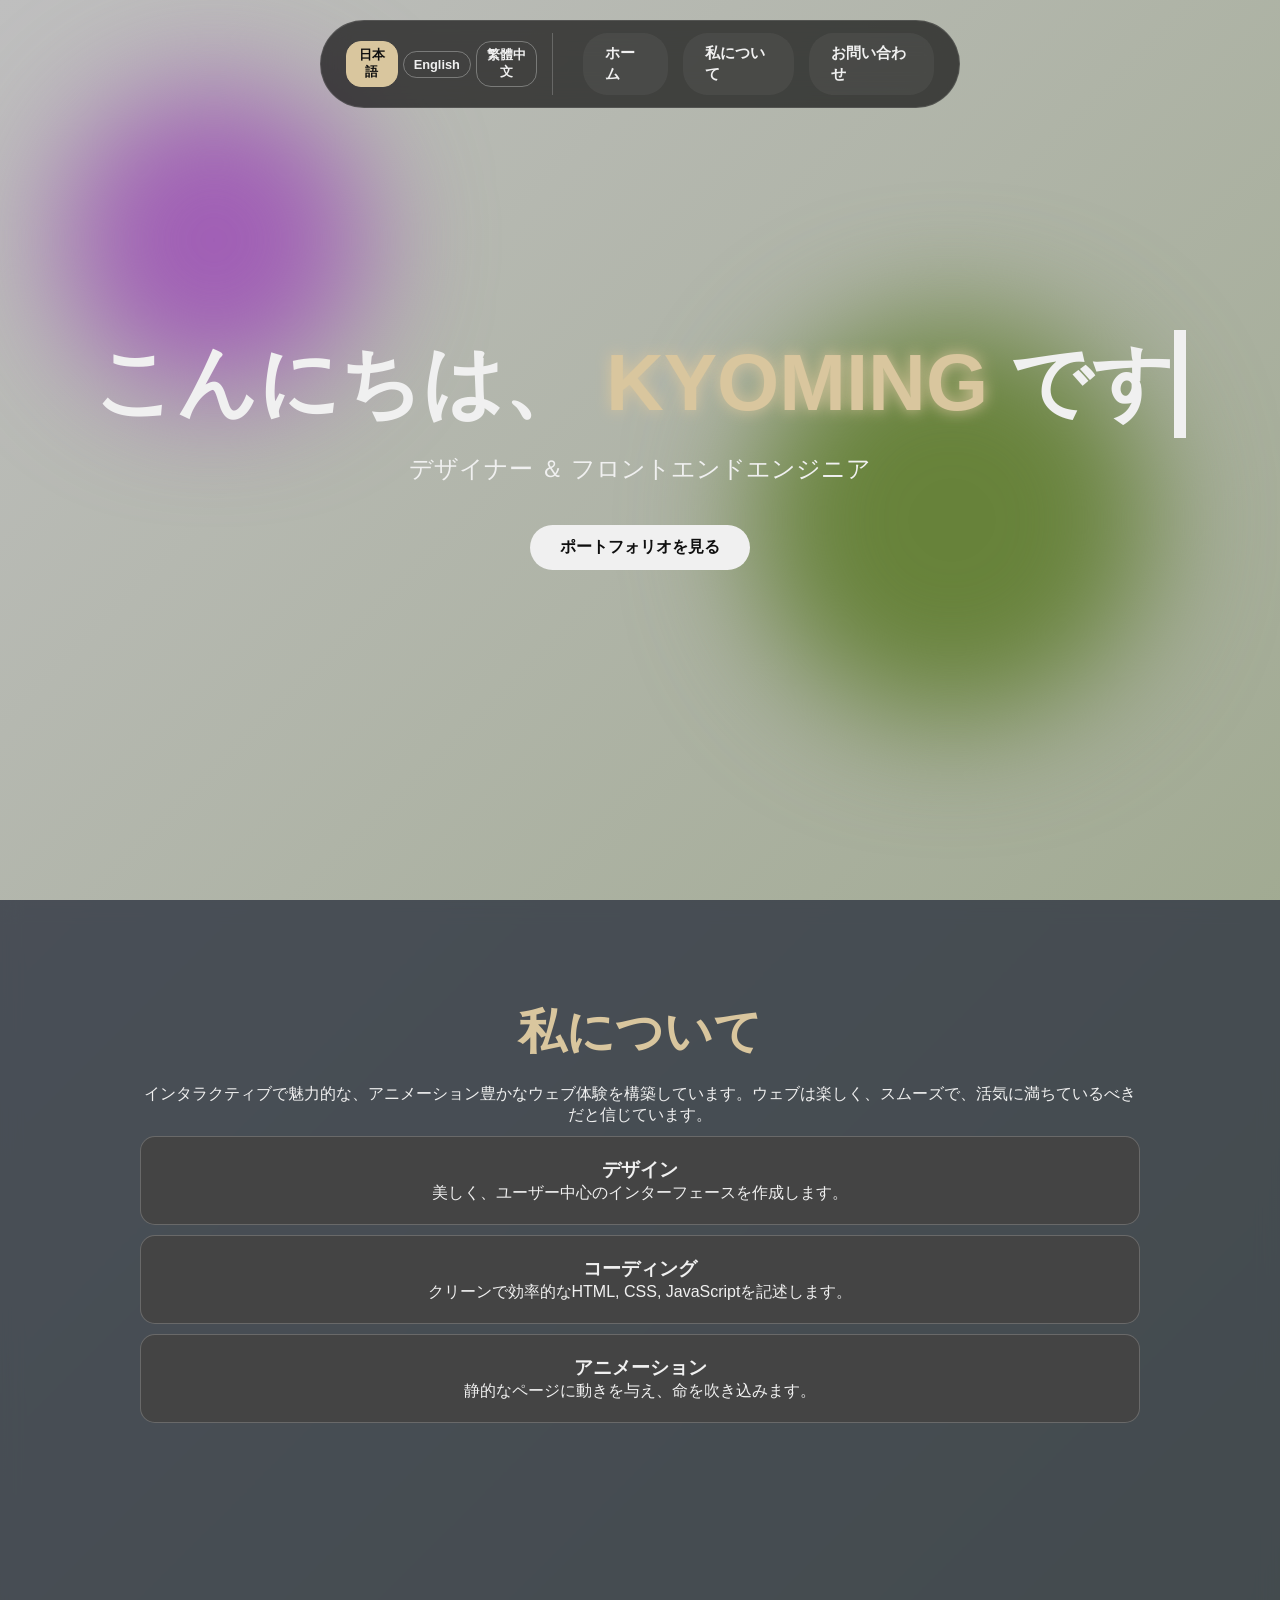
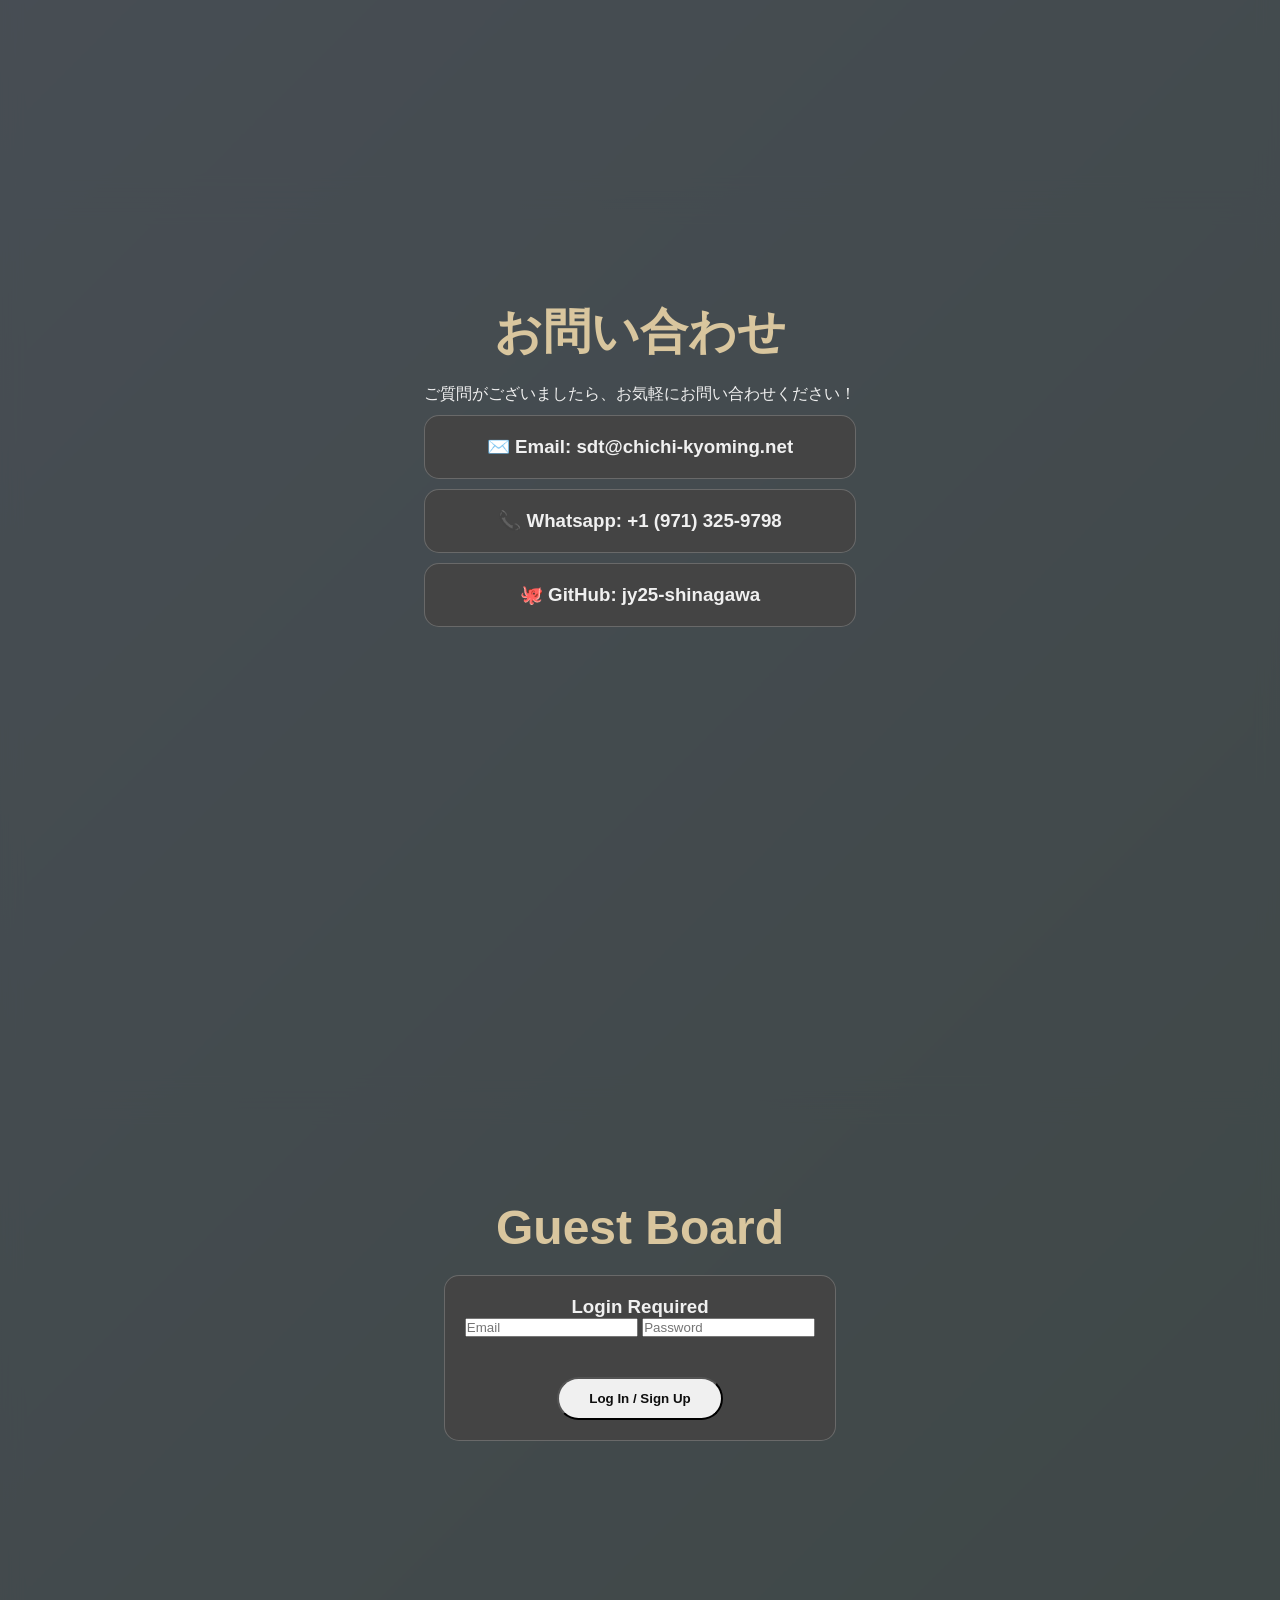
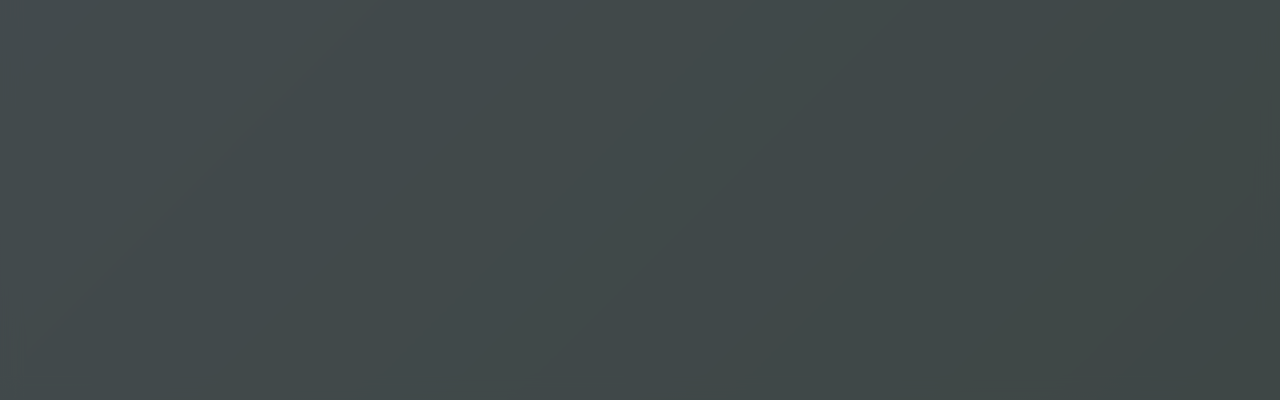
<file: 20260409/index.html>
<!DOCTYPE html>
<html lang="ja">

<head>
    <meta charset="UTF-8">
    <meta name="viewport" content="width=device-width, initial-scale=1.0">
    <title>My Interactive Portfolio</title>
    <link rel="stylesheet" href="style.css">
</head>

<body>

    <nav class="navbar">
        <div class="lang-selector">
            <button id="btn-ja" onclick="changeLanguage('ja')">日本語</button>
            <button id="btn-en" onclick="changeLanguage('en')">English</button>
            <button id="btn-zh" onclick="changeLanguage('zh')">繁體中文</button>
        </div>
        <a href="#home" data-i18n="nav-home">ホーム</a>
        <a href="#about" data-i18n="nav-about">私について</a>
        <a href="#contact" data-i18n="nav-contact">お問い合わせ</a>
    </nav>

    <div class="shape shape-1"></div>
    <div class="shape shape-2"></div>

    <header id="home" class="hero">
        <div class="hero-content">
            <h1 class="typing-text">
                <span data-i18n="hero-hello">こんにちは、</span>
                <span class="highlight">KYOMING</span>
                <span data-i18n="hero-name-suffix">です</span>
            </h1>
            <p class="subtitle fade-in-up" data-i18n="hero-subtitle">デザイナー ＆ フロントエンドエンジニア</p>
            <a href="#about" class="btn bounce" data-i18n="hero-btn">ポートフォリオを見る</a>
        </div>
    </header>

    <section id="about" class="section">
        <div class="container scroll-trigger">
            <h2 data-i18n="about-title">About Me</h2>
            <p data-i18n="about-desc">I build interactive, engaging, and highly animated web experiences.</p>

            <div class="card-grid">
                <div class="card scroll-trigger">
                    <h3 data-i18n="card1-title">Design</h3>
                    <p data-i18n="card1-desc">Creating beautiful, user-centric interfaces.</p>
                </div>
                <div class="card scroll-trigger delay-1">
                    <h3 data-i18n="card2-title">Code</h3>
                    <p data-i18n="card2-desc">Writing clean, efficient HTML, CSS, and JS.</p>
                </div>
                <div class="card scroll-trigger delay-2">
                    <h3 data-i18n="card3-title">Animate</h3>
                    <p data-i18n="card3-desc">Bringing static pages to life with motion.</p>
                </div>
            </div>
        </div>
    </section>

    <section id="contact" class="section">
        <div class="container">
            <h2 data-i18n="contact-title">Contact</h2>
            <p data-i18n="contact-desc">Feel free to contact me if you have any questions!</p>

            <div class="card-grid">
                <div class="card scroll-trigger">
                    <h3>✉️ <a href="mailto:sdt@chichi-kyoming.net">Email: sdt@chichi-kyoming.net</a></h3>
                </div>
                <div class="card scroll-trigger delay-1">
                    <h3>📞 Whatsapp: +1 (971) 325-9798</h3>
                </div>
                <div class="card scroll-trigger delay-2">
                    <h3>🐙 <a href="https://github.com/jy25-shinagawa" target="_blank">GitHub: jy25-shinagawa</a></h3>
                </div>
            </div>
        </div>
    </section>

    <section id="board" class="section">
        <div class="container">
            <h2 data-i18n="board-title">Guest Board</h2>
            
            <div id="login-area" class="card scroll-trigger">
                <h3 data-i18n="login-title">Login Required</h3>
                <div class="input-group">
                    <input type="email" id="email-input" data-i18n="email-placeholder" placeholder="Email">
                    <input type="password" id="password-input" data-i18n="password-placeholder" placeholder="Password">
                </div>
                <button class="btn" id="login-btn" data-i18n="login-btn">Log In / Sign Up</button>
            </div>

            <div id="board-area" class="card" style="display: none;">
                <div class="input-group">
                    <textarea id="message-input" data-i18n="post-placeholder" placeholder="Leave a message!"></textarea>
                </div>
                <button class="btn" id="post-btn" data-i18n="post-btn">Post</button>
                
                <div id="posts-list" class="posts-container">
                    </div>
            </div>
        </div>
    </section>

    <script src="script.js"></script>
</body>

</html>
</file>
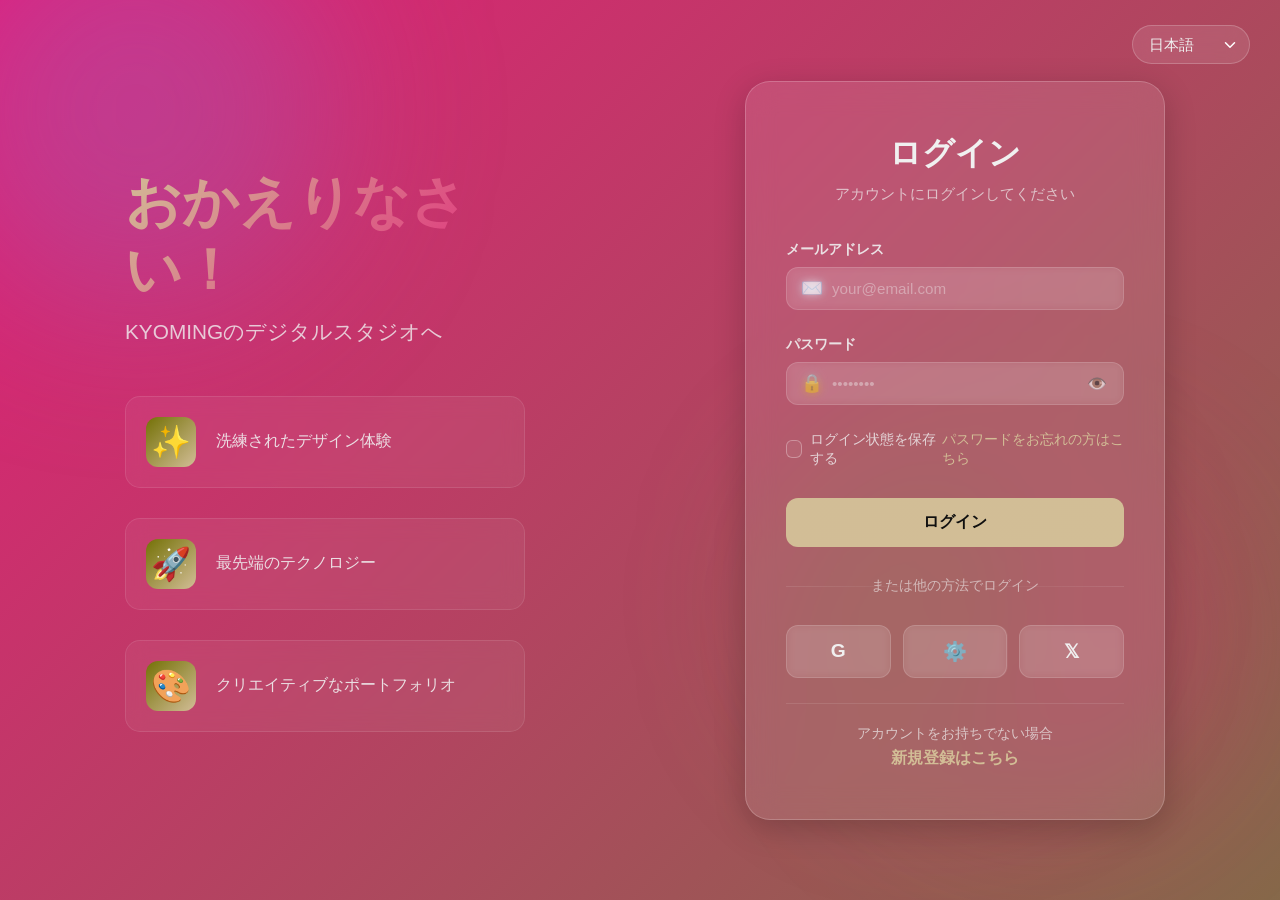
<file: login.html>
<!DOCTYPE html>
<html lang="en">

<head>
    <meta charset="UTF-8">
    <meta name="viewport" content="width=device-width, initial-scale=1.0">
    <title data-i18n="page-title">Login - My Interactive Portfolio</title>
    <link rel="stylesheet" href="login-style.css">
</head>

<body>
    <!-- Animated Background Shapes -->
    <div class="bg-shape shape-1"></div>
    <div class="bg-shape shape-2"></div>
    <div class="bg-shape shape-3"></div>

    <!-- Language Selector -->
    <div class="language-selector">
        <select id="language-select" onchange="changeLanguage(this.value)">
            <option value="en">English</option>
            <option value="ja">日本語</option>
            <option value="zh">繁體中文</option>
            <option value="de">Deutsch</option>
            <option value="it">Italiano</option>
            <option value="es">Español</option>
            <option value="fr">Français</option>
            <option value="ko">한국어</option>
            <option value="ru">Русский</option>
        </select>
    </div>

    <div class="login-container">
        <!-- Left Section - Welcome Text -->
        <div class="login-welcome">
            <div class="welcome-content">
                <h1 class="welcome-title" data-i18n="welcome-title">Welcome Back</h1>
                <p class="welcome-subtitle" data-i18n="welcome-subtitle">to KYOMING's Digital Studio</p>
                
                <div class="features">
                    <div class="feature">
                        <span class="feature-icon">✨</span>
                        <p data-i18n="feature-1">Premium Design Experience</p>
                    </div>
                    <div class="feature">
                        <span class="feature-icon">🚀</span>
                        <p data-i18n="feature-2">Cutting-edge Technology</p>
                    </div>
                    <div class="feature">
                        <span class="feature-icon">🎨</span>
                        <p data-i18n="feature-3">Creative Portfolio Showcase</p>
                    </div>
                </div>
            </div>
        </div>

        <!-- Right Section - Login Form -->
        <div class="login-form-container">
            <div class="glassmorphism-card">
                <div class="form-header">
                    <h2 data-i18n="login-title">Sign In</h2>
                    <p data-i18n="login-subtitle">Access your account</p>
                </div>

                <form id="login-form" class="login-form">
                    <!-- Email Field -->
                    <div class="form-group">
                        <label for="email" data-i18n="email-label">Email Address</label>
                        <div class="input-wrapper">
                            <span class="input-icon">✉️</span>
                            <input 
                                type="email" 
                                id="email" 
                                name="email" 
                                placeholder="your@email.com"
                                data-i18n-placeholder="email-placeholder"
                                required
                            >
                        </div>
                        <span class="input-error" id="email-error"></span>
                    </div>

                    <!-- Password Field -->
                    <div class="form-group">
                        <label for="password" data-i18n="password-label">Password</label>
                        <div class="input-wrapper">
                            <span class="input-icon">🔒</span>
                            <input 
                                type="password" 
                                id="password" 
                                name="password" 
                                placeholder="••••••••"
                                data-i18n-placeholder="password-placeholder"
                                required
                            >
                            <button type="button" class="toggle-password" id="toggle-password">
                                <span class="eye-icon">👁️</span>
                            </button>
                        </div>
                        <span class="input-error" id="password-error"></span>
                    </div>

                    <!-- Remember Me & Forgot Password -->
                    <div class="form-options">
                        <label class="checkbox-wrapper">
                            <input type="checkbox" id="remember-me" name="remember-me">
                            <span class="checkbox-label" data-i18n="remember-me">Remember me</span>
                        </label>
                        <a href="#" class="forgot-password" data-i18n="forgot-password">Forgot Password?</a>
                    </div>

                    <!-- Submit Button -->
                    <button type="submit" class="btn-submit" data-i18n="login-button">
                        <span class="button-text">Sign In</span>
                        <span class="button-icon">→</span>
                    </button>

                    <!-- Alternative Login -->
                    <div class="divider" data-i18n="divider">or continue with</div>

                    <div class="social-login">
                        <button type="button" class="social-btn google-btn" title="Google">
                            <span>G</span>
                        </button>
                        <button type="button" class="social-btn github-btn" title="GitHub">
                            <span>⚙️</span>
                        </button>
                        <button type="button" class="social-btn twitter-btn" title="Twitter">
                            <span>𝕏</span>
                        </button>
                    </div>
                </form>

                <!-- Sign Up Link -->
                <div class="form-footer">
                    <p data-i18n="no-account">Don't have an account?</p>
                    <a href="#" class="sign-up-link" data-i18n="sign-up">Create one here</a>
                </div>
            </div>

            <!-- Success Message -->
            <div class="success-message" id="success-message">
                <div class="success-content">
                    <span class="success-icon">✅</span>
                    <p data-i18n="login-success">Login successful! Redirecting...</p>
                </div>
            </div>
        </div>
    </div>

    <!-- Loading Spinner -->
    <div class="loading-spinner" id="loading-spinner">
        <div class="spinner"></div>
    </div>

    <script src="login-script.js"></script>
</body>

</html>
</file>
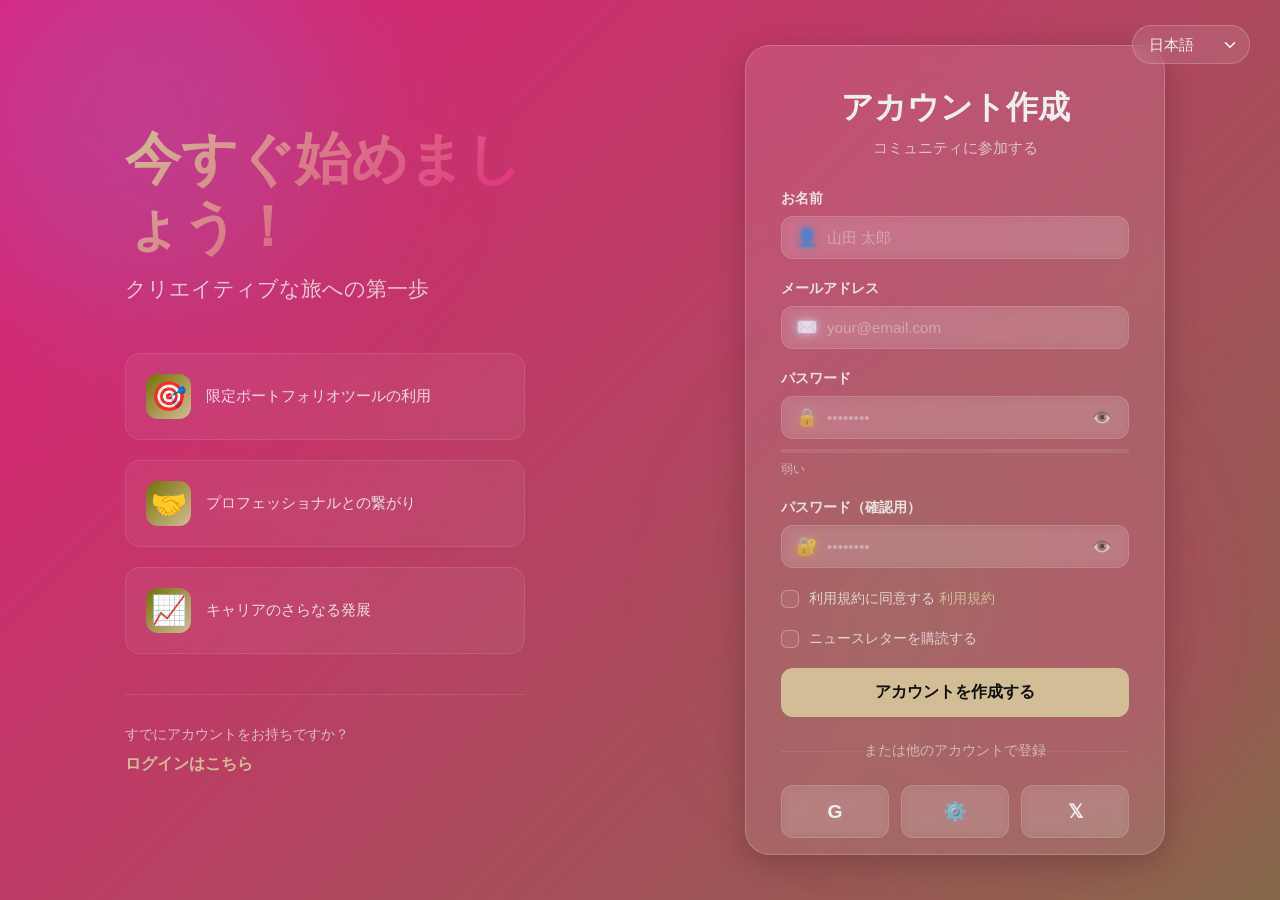
<file: signup.html>
<!DOCTYPE html>
<html lang="en">

<head>
    <meta charset="UTF-8">
    <meta name="viewport" content="width=device-width, initial-scale=1.0">
    <title data-i18n="page-title">Sign Up - My Interactive Portfolio</title>
    <link rel="stylesheet" href="signup-style.css">
</head>

<body>
    <!-- Animated Background Shapes -->
    <div class="bg-shape shape-1"></div>
    <div class="bg-shape shape-2"></div>
    <div class="bg-shape shape-3"></div>

    <!-- Language Selector -->
    <div class="language-selector">
        <select id="language-select" onchange="changeLanguage(this.value)">
            <option value="en">English</option>
            <option value="ja">日本語</option>
            <option value="zh">繁體中文</option>
            <option value="de">Deutsch</option>
            <option value="it">Italiano</option>
            <option value="es">Español</option>
            <option value="fr">Français</option>
            <option value="ko">한국어</option>
            <option value="ru">Русский</option>
        </select>
    </div>

    <div class="signup-container">
        <!-- Left Section - Welcome Text -->
        <div class="signup-welcome">
            <div class="welcome-content">
                <h1 class="welcome-title" data-i18n="welcome-title">Join Us Today</h1>
                <p class="welcome-subtitle" data-i18n="welcome-subtitle">Start your creative journey</p>
                
                <div class="benefits">
                    <div class="benefit">
                        <span class="benefit-icon">🎯</span>
                        <p data-i18n="benefit-1">Access to Portfolio Tools</p>
                    </div>
                    <div class="benefit">
                        <span class="benefit-icon">🤝</span>
                        <p data-i18n="benefit-2">Connect with Professionals</p>
                    </div>
                    <div class="benefit">
                        <span class="benefit-icon">📈</span>
                        <p data-i18n="benefit-3">Grow Your Career</p>
                    </div>
                </div>

                <div class="login-link-section">
                    <p data-i18n="already-account">Already have an account?</p>
                    <a href="login.html" class="login-link" data-i18n="login-here">Login here</a>
                </div>
            </div>
        </div>

        <!-- Right Section - Signup Form -->
        <div class="signup-form-container">
            <div class="glassmorphism-card">
                <div class="form-header">
                    <h2 data-i18n="signup-title">Create Account</h2>
                    <p data-i18n="signup-subtitle">Join our community</p>
                </div>

                <form id="signup-form" class="signup-form">
                    <!-- Full Name Field -->
                    <div class="form-group">
                        <label for="fullname" data-i18n="fullname-label">Full Name</label>
                        <div class="input-wrapper">
                            <span class="input-icon">👤</span>
                            <input 
                                type="text" 
                                id="fullname" 
                                name="fullname" 
                                placeholder="John Doe"
                                data-i18n-placeholder="fullname-placeholder"
                                required
                            >
                        </div>
                        <span class="input-error" id="fullname-error"></span>
                    </div>

                    <!-- Email Field -->
                    <div class="form-group">
                        <label for="email" data-i18n="email-label">Email Address</label>
                        <div class="input-wrapper">
                            <span class="input-icon">✉️</span>
                            <input 
                                type="email" 
                                id="email" 
                                name="email" 
                                placeholder="your@email.com"
                                data-i18n-placeholder="email-placeholder"
                                required
                            >
                        </div>
                        <span class="input-error" id="email-error"></span>
                    </div>

                    <!-- Password Field -->
                    <div class="form-group">
                        <label for="password" data-i18n="password-label">Password</label>
                        <div class="input-wrapper">
                            <span class="input-icon">🔒</span>
                            <input 
                                type="password" 
                                id="password" 
                                name="password" 
                                placeholder="••••••••"
                                data-i18n-placeholder="password-placeholder"
                                required
                            >
                            <button type="button" class="toggle-password" id="toggle-password">
                                <span class="eye-icon">👁️</span>
                            </button>
                        </div>
                        <span class="input-error" id="password-error"></span>
                        <div class="password-strength">
                            <div class="strength-bar">
                                <div class="strength-fill" id="strength-fill"></div>
                            </div>
                            <span class="strength-text" id="strength-text" data-i18n="strength-weak">Weak</span>
                        </div>
                    </div>

                    <!-- Confirm Password Field -->
                    <div class="form-group">
                        <label for="confirm-password" data-i18n="confirm-label">Confirm Password</label>
                        <div class="input-wrapper">
                            <span class="input-icon">🔐</span>
                            <input 
                                type="password" 
                                id="confirm-password" 
                                name="confirm-password" 
                                placeholder="••••••••"
                                data-i18n-placeholder="confirm-placeholder"
                                required
                            >
                            <button type="button" class="toggle-password" id="toggle-confirm">
                                <span class="eye-icon">👁️</span>
                            </button>
                        </div>
                        <span class="input-error" id="confirm-password-error"></span>
                    </div>

                    <!-- Terms & Conditions -->
                    <div class="form-options">
                        <label class="checkbox-wrapper">
                            <input type="checkbox" id="terms" name="terms" required>
                            <span class="checkbox-label">
                                <span data-i18n="terms-agree">I agree to the</span>
                                <a href="#" class="terms-link" data-i18n="terms-link">Terms & Conditions</a>
                            </span>
                        </label>
                    </div>
                    <span class="input-error" id="terms-error"></span>

                    <!-- Newsletter Checkbox -->
                    <div class="form-options">
                        <label class="checkbox-wrapper">
                            <input type="checkbox" id="newsletter" name="newsletter">
                            <span class="checkbox-label" data-i18n="newsletter">Subscribe to our newsletter</span>
                        </label>
                    </div>

                    <!-- Submit Button -->
                    <button type="submit" class="btn-submit" data-i18n="signup-button">
                        <span class="button-text">Create Account</span>
                        <span class="button-icon">→</span>
                    </button>

                    <!-- Alternative Signup -->
                    <div class="divider" data-i18n="divider">or sign up with</div>

                    <div class="social-signup">
                        <button type="button" class="social-btn google-btn" title="Google">
                            <span>G</span>
                        </button>
                        <button type="button" class="social-btn github-btn" title="GitHub">
                            <span>⚙️</span>
                        </button>
                        <button type="button" class="social-btn twitter-btn" title="Twitter">
                            <span>𝕏</span>
                        </button>
                    </div>
                </form>
            </div>

            <!-- Success Message -->
            <div class="success-message" id="success-message">
                <div class="success-content">
                    <span class="success-icon">✅</span>
                    <p data-i18n="signup-success">Account created successfully! Redirecting...</p>
                </div>
            </div>
        </div>
    </div>

    <!-- Loading Spinner -->
    <div class="loading-spinner" id="loading-spinner">
        <div class="spinner"></div>
    </div>

    <!-- Password Requirements Modal -->
    <div class="requirements-modal" id="requirements-modal">
        <div class="requirements-content">
            <h3 data-i18n="password-requirements">Password Requirements</h3>
            <div class="requirements-list">
                <div class="requirement" id="req-length">
                    <span class="requirement-check">○</span>
                    <span class="requirement-text" data-i18n="req-length">At least 8 characters</span>
                </div>
                <div class="requirement" id="req-upper">
                    <span class="requirement-check">○</span>
                    <span class="requirement-text" data-i18n="req-upper">One uppercase letter</span>
                </div>
                <div class="requirement" id="req-lower">
                    <span class="requirement-check">○</span>
                    <span class="requirement-text" data-i18n="req-lower">One lowercase letter</span>
                </div>
                <div class="requirement" id="req-number">
                    <span class="requirement-check">○</span>
                    <span class="requirement-text" data-i18n="req-number">One number</span>
                </div>
                <div class="requirement" id="req-special">
                    <span class="requirement-check">○</span>
                    <span class="requirement-text" data-i18n="req-special">One special character (!@#$%)</span>
                </div>
            </div>
        </div>
    </div>

    <script src="signup-script.js"></script>
</body>

</html>
</file>
<file: 20260409/style.css>
:root {
    --primary: #747106;
    --secondary: #D9C69E;
    --dark: #0F0F0F;
    --light: #F0F0F0;
}

html {
    scroll-behavior: smooth;
}

* {
    margin: 0;
    padding: 0;
    box-sizing: border-box;
    font-family: 'Segoe UI', Tahoma, Geneva, Verdana, sans-serif;
}

body {
    background: linear-gradient(-45deg, #0052A4, #A5A5A5, #67823A, #BFBFBF);
    background-size: 400% 400%;
    animation: gradientBG 15s ease infinite;
    color: var(--light);
    overflow-x: hidden;
}

@keyframes gradientBG {
    0% {
        background-position: 0% 50%;
    }

    50% {
        background-position: 100% 50%;
    }

    100% {
        background-position: 0% 50%;
    }
}

@keyframes float {
    0% {
        transform: translateY(0px) rotate(0deg);
    }

    50% {
        transform: translateY(-30px) rotate(10deg);
    }

    100% {
        transform: translateY(0px) rotate(0deg);
    }
}

@keyframes fadeInUp {
    from {
        opacity: 0;
        transform: translateY(40px);
    }

    to {
        opacity: 1;
        transform: translateY(0);
    }
}

@keyframes bounce {

    0%,
    20%,
    30%,
    45%,
    50%,
    80%,
    100% {
        transform: translateY(0);
    }

    40%,
    55% {
        transform: translateY(-10px);
    }
}

@keyframes typing {
    from {
        width: 0;
    }

    to {
        width: 100%;
    }
}

@keyframes blink-caret {

    from,
    to {
        border-color: transparent;
    }

    50% {
        border-color: var(--light);
    }
}

.lang-selector {
    display: flex;
    gap: 5px;
    margin-right: 15px;
    border-right: 1px solid rgba(255, 255, 255, 0.2);
    padding-right: 15px;
    align-items: center;
}

.lang-selector button {
    background: transparent;
    border: 1px solid rgba(255, 255, 255, 0.3);
    color: var(--light);
    border-radius: 15px;
    padding: 5px 10px;
    cursor: pointer;
    font-size: 0.8rem;
    font-weight: bold;
    transition: all 0.3s ease;
}

.lang-selector button:hover {
    background: rgba(255, 255, 255, 0.2);
}

.lang-selector button.active {
    background: var(--secondary);
    color: var(--dark);
    border-color: var(--secondary);
}

.shape {
    position: fixed;
    border-radius: 50%;
    filter: blur(60px);
    z-index: -1;
    animation: float 8s ease-in-out infinite;
}

.shape-1 {
    width: 300px;
    height: 300px;
    background: #A05EB5;
    top: 10%;
    left: 5%;
}

.shape-2 {
    width: 400px;
    height: 400px;
    background: #67823A;
    bottom: 20%;
    right: 10%;
    animation-delay: 2s;
}

.hero {
    height: 100vh;
    display: flex;
    align-items: center;
    justify-content: center;
    text-align: center;
}

.typing-text {
    font-size: 5rem;
    overflow: hidden;
    white-space: nowrap;
    border-right: .15em solid var(--light);
    margin: 0 auto;
    animation:
        typing 1.5s steps(30, end),
        blink-caret .75s step-end infinite;
}

.highlight {
    color: var(--secondary);
    text-shadow: 0 0 15px #D9C69E;
}

.fade-in-up {
    font-size: 1.5rem;
    margin-top: 15px;
    opacity: 0;
    animation: fadeInUp 1s ease-out 2.5s forwards;
}

.btn {
    display: inline-block;
    margin-top: 40px;
    padding: 12px 30px;
    background: var(--light);
    color: var(--dark);
    text-decoration: none;
    font-weight: bold;
    border-radius: 30px;
    opacity: 0;
    animation: fadeInUp 1s ease-out 3s forwards, bounce 2s infinite 4s;
    transition: transform 0.3s, box-shadow 0.3s;
}

.btn:hover {
    transform: scale(1.1);
    box-shadow: 0 10px 20px rgba(0, 0, 0, 0.3);
    animation: none;
}

.section {
    min-height: 100vh;
    padding: 100px 20px;
    display: flex;
    justify-content: center;
    background: rgba(47, 53, 66, 0.8);
    backdrop-filter: blur(10px);
}

.container {
    max-width: 1000px;
    text-align: center;
}

.container h2 {
    font-size: 3rem;
    margin-bottom: 20px;
    color: var(--secondary);
}

/* --- Navigation Bar --- */
.navbar {
    position: fixed;
    top: 20px;
    left: 50%;
    transform: translateX(-50%);
    display: flex;
    gap: 15px;
    padding: 12px 25px;
    background: rgba(15, 15, 15, 0.7);
    backdrop-filter: blur(15px);
    border-radius: 50px;
    border: 1px solid rgba(255, 255, 255, 0.1);
    z-index: 1000;
    animation: slideDown 0.8s cubic-bezier(0.175, 0.885, 0.32, 1.275) forwards;
}

@keyframes slideDown {
    from {
        top: -100px;
        opacity: 0;
    }

    to {
        top: 20px;
        opacity: 1;
    }
}

.navbar a {
    text-decoration: none;
    color: var(--light);
    font-weight: 600;
    font-size: 0.95rem;
    padding: 10px 22px;
    border-radius: 25px;
    transition: all 0.4s cubic-bezier(0.4, 0, 0.2, 1);
    position: relative;
    overflow: hidden;
    background: rgba(255, 255, 255, 0.05);
}

.navbar a:hover {
    background: var(--secondary);
    color: var(--dark);
    transform: translateY(-5px) scale(1.05);
    box-shadow: 0 10px 20px #D9C69E;
}

.navbar a:active {
    transform: translateY(0) scale(0.95);
    transition: 0.1s;
}

.navbar a::after {
    content: '';
    position: absolute;
    bottom: 5px;
    left: 50%;
    width: 0;
    height: 2px;
    background: var(--dark);
    transition: 0.3s;
    transform: translateX(-50%);
}

.navbar a:hover::after {
    width: 30%;
}

.card {
    background: rgba(255, 255, 255, 0.1);
    padding: 40px 30px;
    border-radius: 15px;
    flex: 1;
    min-width: 250px;
    border: 1px solid rgba(255, 255, 255, 0.2);
    transition: all 0.4s cubic-bezier(0.175, 0.885, 0.32, 1.275);
    position: relative;
    overflow: hidden;
    margin-top: 10px;
    margin-bottom: 10px;
    padding: 20px;
    border-radius: 15px;
    background-color: #444;
}

.card::before {
    content: '';
    position: absolute;
    top: 0;
    left: -100%;
    width: 50%;
    height: 100%;
    background: linear-gradient(to right, transparent, rgba(255, 255, 255, 0.3), transparent);
    transform: skewX(-20deg);
    transition: left 0.5s ease;
}

.card:hover {
    transform: translateY(-15px) scale(1.05);
    background: rgba(255, 255, 255, 0.2);
    box-shadow: 0 15px 30px rgba(0, 0, 0, 0.4);
    border-color: var(--secondary);
}

#contact .card a {
    color: var(--light);
    text-decoration: none;
    transition: color 0.3s ease;
}

#contact .card a:hover {
    color: var(--secondary);
}

.card:hover::before {
    left: 200%;
}

.scroll-trigger {
    opacity: 0;
    transform: translateY(50px);
    transition: all 0.8s ease-out;
}

.scroll-trigger.visible {
    opacity: 1;
    transform: translateY(0);
}

.delay-1 {
    transition-delay: 0.2s;
}

.delay-2 {
    transition-delay: 0.4s;
}

/* --- Mobile Responsive Styles --- */
@media (max-width: 768px) {
    .typing-text {
        font-size: 2.5rem; /* 기존 5rem에서 축소 */
        white-space: normal; /* 모바일에서는 줄바꿈 허용 고려 */
        border-right: none; /* 모바일 타이핑 효과는 간결하게 */
        animation: fadeInUp 1s ease-out forwards; /* 타이핑 대신 페이드인 추천 */
    }

    .navbar {
        width: 90%;
        padding: 10px;
        flex-wrap: wrap;
        justify-content: center;
    }

    .lang-selector {
        margin-right: 0;
        border-right: none;
        margin-bottom: 10px;
        width: 100%;
        justify-content: center;
    }

    .hero-content h1 {
        display: flex;
        flex-direction: column;
        align-items: center;
    }

    .card-grid {
        display: flex;
        flex-direction: column;
        gap: 20px;
    }
}
</file>
<file: login-style.css>
/* ==========================================
   VARIABLES & THEME
   ========================================== */
:root {
    --primary: #747106;
    --secondary: #D2BD96;
    --dark: #0F0F0F;
    --light: #F0F0F0;
    --accent: #E31C79;
    --success: #10B981;
    --error: #EF4444;
    
    /* Glassmorphism */
    --glass-bg: rgba(255, 255, 255, 0.1);
    --glass-border: rgba(255, 255, 255, 0.2);
    --glass-shadow: 0 8px 32px rgba(0, 0, 0, 0.2);
}

/* ==========================================
   RESET & BASE STYLES
   ========================================== */
* {
    margin: 0;
    padding: 0;
    box-sizing: border-box;
}

html {
    scroll-behavior: smooth;
}

body {
    font-family: 'Segoe UI', Tahoma, Geneva, Verdana, sans-serif;
    background: linear-gradient(-45deg, #A05EB5, #A9431E, #67823A, #E31C79);
    background-size: 400% 400%;
    animation: gradientBG 15s ease infinite;
    color: var(--light);
    min-height: 100vh;
    overflow-x: hidden;
    position: relative;
}

@keyframes gradientBG {
    0% {
        background-position: 0% 50%;
    }
    50% {
        background-position: 100% 50%;
    }
    100% {
        background-position: 0% 50%;
    }
}

/* ==========================================
   ANIMATED BACKGROUND SHAPES
   ========================================== */
.bg-shape {
    position: fixed;
    border-radius: 50%;
    filter: blur(80px);
    z-index: -1;
    animation: float 12s ease-in-out infinite;
    pointer-events: none;
}

.shape-1 {
    width: 400px;
    height: 400px;
    background: rgba(160, 94, 181, 0.4);
    top: -10%;
    left: -5%;
}

.shape-2 {
    width: 350px;
    height: 350px;
    background: rgba(227, 28, 121, 0.3);
    bottom: 10%;
    right: 5%;
    animation-delay: 3s;
}

.shape-3 {
    width: 300px;
    height: 300px;
    background: rgba(103, 130, 58, 0.3);
    top: 50%;
    right: 15%;
    animation-delay: 6s;
}

@keyframes float {
    0%, 100% {
        transform: translateY(0px) rotate(0deg);
    }
    50% {
        transform: translateY(-50px) rotate(15deg);
    }
}

/* ==========================================
   LANGUAGE SELECTOR
   ========================================== */
.language-selector {
    position: fixed;
    top: 25px;
    right: 30px;
    z-index: 1000;
    animation: slideInDown 0.6s ease-out;
}

@keyframes slideInDown {
    from {
        opacity: 0;
        transform: translateY(-30px);
    }
    to {
        opacity: 1;
        transform: translateY(0);
    }
}

.language-selector select {
    background: var(--glass-bg);
    border: 1px solid var(--glass-border);
    color: var(--light);
    border-radius: 20px;
    padding: 10px 16px;
    cursor: pointer;
    font-size: 0.95rem;
    font-weight: 500;
    transition: all 0.3s cubic-bezier(0.4, 0, 0.2, 1);
    appearance: none;
    backdrop-filter: blur(10px);
    
    background-image: url("data:image/svg+xml;charset=UTF-8,%3csvg xmlns='http://www.w3.org/2000/svg' viewBox='0 0 24 24' fill='none' stroke='white' stroke-width='2' stroke-linecap='round' stroke-linejoin='round'%3e%3cpolyline points='6 9 12 15 18 9'%3e%3c/polyline%3e%3c/svg%3e");
    background-repeat: no-repeat;
    background-position: right 10px center;
    background-size: 18px;
    padding-right: 40px;
}

.language-selector select:hover {
    background-color: rgba(255, 255, 255, 0.15);
    border-color: var(--secondary);
    box-shadow: 0 8px 32px rgba(210, 189, 150, 0.2);
}

.language-selector select:focus {
    outline: none;
    background-color: rgba(255, 255, 255, 0.15);
    border-color: var(--secondary);
    box-shadow: 0 0 20px rgba(210, 189, 150, 0.3);
}

.language-selector select option {
    background: var(--dark);
    color: var(--light);
}

/* ==========================================
   MAIN LOGIN CONTAINER
   ========================================== */
.login-container {
    display: grid;
    grid-template-columns: 1fr 1fr;
    min-height: 100vh;
    align-items: center;
    gap: 60px;
    padding: 40px;
    max-width: 1400px;
    margin: 0 auto;
}

@media (max-width: 968px) {
    .login-container {
        grid-template-columns: 1fr;
        gap: 40px;
        min-height: auto;
        padding: 30px 20px;
    }
}

/* ==========================================
   WELCOME SECTION
   ========================================== */
.login-welcome {
    display: flex;
    align-items: center;
    justify-content: center;
    text-align: left;
    animation: fadeInLeft 0.8s ease-out;
}

@keyframes fadeInLeft {
    from {
        opacity: 0;
        transform: translateX(-50px);
    }
    to {
        opacity: 1;
        transform: translateX(0);
    }
}

.welcome-content {
    max-width: 400px;
}

.welcome-title {
    font-size: 3.5rem;
    font-weight: 700;
    margin-bottom: 15px;
    background: linear-gradient(135deg, #D2BD96 0%, #E31C79 100%);
    -webkit-background-clip: text;
    -webkit-text-fill-color: transparent;
    background-clip: text;
    line-height: 1.2;
}

.welcome-subtitle {
    font-size: 1.3rem;
    color: rgba(240, 240, 240, 0.8);
    margin-bottom: 50px;
    font-weight: 300;
}

.features {
    display: flex;
    flex-direction: column;
    gap: 30px;
}

.feature {
    display: flex;
    align-items: center;
    gap: 20px;
    padding: 20px;
    background: rgba(255, 255, 255, 0.05);
    border-radius: 15px;
    border: 1px solid rgba(255, 255, 255, 0.1);
    backdrop-filter: blur(10px);
    transition: all 0.3s ease;
}

.feature:hover {
    background: rgba(255, 255, 255, 0.1);
    transform: translateX(10px);
    border-color: var(--secondary);
}

.feature-icon {
    font-size: 2rem;
    display: flex;
    align-items: center;
    justify-content: center;
    width: 50px;
    height: 50px;
    background: linear-gradient(135deg, var(--primary), var(--secondary));
    border-radius: 12px;
}

.feature p {
    font-size: 1rem;
    color: rgba(240, 240, 240, 0.9);
    margin: 0;
}

/* ==========================================
   GLASSMORPHISM CARD
   ========================================== */
.login-form-container {
    display: flex;
    align-items: center;
    justify-content: center;
    animation: fadeInRight 0.8s ease-out;
}

@keyframes fadeInRight {
    from {
        opacity: 0;
        transform: translateX(50px);
    }
    to {
        opacity: 1;
        transform: translateX(0);
    }
}

.glassmorphism-card {
    background: var(--glass-bg);
    backdrop-filter: blur(15px);
    border: 1px solid var(--glass-border);
    border-radius: 25px;
    padding: 50px 40px;
    width: 100%;
    max-width: 420px;
    box-shadow: var(--glass-shadow);
    position: relative;
    overflow: hidden;
    transition: all 0.3s ease;
}

.glassmorphism-card::before {
    content: '';
    position: absolute;
    top: -50%;
    right: -50%;
    width: 300px;
    height: 300px;
    background: radial-gradient(circle, rgba(210, 189, 150, 0.15), transparent);
    border-radius: 50%;
    pointer-events: none;
    animation: pulse 4s ease-in-out infinite;
}

@keyframes pulse {
    0%, 100% {
        opacity: 0.5;
        transform: scale(1);
    }
    50% {
        opacity: 1;
        transform: scale(1.1);
    }
}

.glassmorphism-card:hover {
    border-color: rgba(255, 255, 255, 0.3);
    box-shadow: 0 8px 32px rgba(0, 0, 0, 0.3), 0 0 40px rgba(210, 189, 150, 0.1);
}

/* ==========================================
   FORM HEADER
   ========================================== */
.form-header {
    text-align: center;
    margin-bottom: 35px;
    position: relative;
    z-index: 1;
}

.form-header h2 {
    font-size: 2rem;
    font-weight: 700;
    margin-bottom: 8px;
    color: var(--light);
}

.form-header p {
    font-size: 0.95rem;
    color: rgba(240, 240, 240, 0.7);
    margin: 0;
}

/* ==========================================
   FORM GROUPS & INPUTS
   ========================================== */
.login-form {
    position: relative;
    z-index: 1;
}

.form-group {
    margin-bottom: 25px;
    animation: slideUp 0.6s ease-out both;
}

.form-group:nth-child(1) {
    animation-delay: 0.1s;
}

.form-group:nth-child(2) {
    animation-delay: 0.2s;
}

@keyframes slideUp {
    from {
        opacity: 0;
        transform: translateY(30px);
    }
    to {
        opacity: 1;
        transform: translateY(0);
    }
}

.form-group label {
    display: block;
    margin-bottom: 8px;
    font-size: 0.9rem;
    font-weight: 600;
    color: rgba(240, 240, 240, 0.9);
    transition: color 0.3s ease;
}

.input-wrapper {
    position: relative;
    display: flex;
    align-items: center;
}

.input-icon {
    position: absolute;
    left: 15px;
    font-size: 1.1rem;
    pointer-events: none;
    color: rgba(240, 240, 240, 0.6);
    transition: color 0.3s ease;
}

.form-group input {
    width: 100%;
    padding: 12px 15px 12px 45px;
    background: rgba(255, 255, 255, 0.08);
    border: 1px solid rgba(255, 255, 255, 0.15);
    border-radius: 12px;
    color: var(--light);
    font-size: 0.95rem;
    transition: all 0.3s cubic-bezier(0.4, 0, 0.2, 1);
    backdrop-filter: blur(5px);
}

.form-group input::placeholder {
    color: rgba(240, 240, 240, 0.4);
}

.form-group input:focus {
    outline: none;
    background: rgba(255, 255, 255, 0.12);
    border-color: var(--secondary);
    box-shadow: 0 0 20px rgba(210, 189, 150, 0.3), inset 0 0 10px rgba(210, 189, 150, 0.1);
}

.form-group input:focus ~ .input-icon {
    color: var(--secondary);
}

.input-error {
    display: block;
    margin-top: 6px;
    font-size: 0.8rem;
    color: var(--error);
    opacity: 0;
    transition: opacity 0.3s ease;
}

.input-error.show {
    opacity: 1;
}

/* Password Toggle Button */
.toggle-password {
    position: absolute;
    right: 12px;
    background: none;
    border: none;
    cursor: pointer;
    color: rgba(240, 240, 240, 0.6);
    transition: color 0.3s ease;
    font-size: 1rem;
    padding: 5px;
}

.toggle-password:hover {
    color: var(--secondary);
}

/* ==========================================
   FORM OPTIONS
   ========================================== */
.form-options {
    display: flex;
    justify-content: space-between;
    align-items: center;
    margin-bottom: 30px;
    animation: slideUp 0.6s ease-out 0.3s both;
}

.checkbox-wrapper {
    display: flex;
    align-items: center;
    cursor: pointer;
    user-select: none;
}

.checkbox-wrapper input {
    appearance: none;
    width: 18px;
    height: 18px;
    border: 1.5px solid rgba(255, 255, 255, 0.3);
    border-radius: 6px;
    cursor: pointer;
    background: rgba(255, 255, 255, 0.05);
    transition: all 0.3s ease;
    margin-right: 8px;
}

.checkbox-wrapper input:hover {
    border-color: rgba(255, 255, 255, 0.5);
    background: rgba(255, 255, 255, 0.08);
}

.checkbox-wrapper input:checked {
    background: linear-gradient(135deg, var(--primary), var(--secondary));
    border-color: var(--secondary);
    position: relative;
}

.checkbox-wrapper input:checked::after {
    content: '✓';
    position: absolute;
    color: var(--dark);
    font-size: 0.8rem;
    font-weight: bold;
    display: flex;
    align-items: center;
    justify-content: center;
}

.checkbox-label {
    font-size: 0.9rem;
    color: rgba(240, 240, 240, 0.8);
}

.forgot-password {
    color: var(--secondary);
    text-decoration: none;
    font-size: 0.9rem;
    font-weight: 500;
    transition: all 0.3s ease;
}

.forgot-password:hover {
    color: var(--light);
    text-decoration: underline;
    text-decoration-thickness: 2px;
    text-underline-offset: 4px;
}

/* ==========================================
   SUBMIT BUTTON
   ========================================== */
.btn-submit {
    width: 100%;
    padding: 14px 25px;
    background: linear-gradient(135deg, var(--secondary) 0%, #D2BE96 100%);
    color: var(--dark);
    border: none;
    border-radius: 12px;
    font-size: 1rem;
    font-weight: 700;
    cursor: pointer;
    transition: all 0.3s cubic-bezier(0.4, 0, 0.2, 1);
    display: flex;
    align-items: center;
    justify-content: center;
    gap: 10px;
    position: relative;
    overflow: hidden;
    margin-bottom: 25px;
    animation: slideUp 0.6s ease-out 0.4s both;
}

.btn-submit::before {
    content: '';
    position: absolute;
    top: 0;
    left: -100%;
    width: 100%;
    height: 100%;
    background: rgba(255, 255, 255, 0.2);
    transition: left 0.4s ease;
    z-index: -1;
}

.btn-submit:hover {
    transform: translateY(-3px);
    box-shadow: 0 15px 40px rgba(210, 189, 150, 0.4);
}

.btn-submit:hover::before {
    left: 100%;
}

.btn-submit:active {
    transform: translateY(-1px);
}

.button-text {
    flex: 1;
}

.button-icon {
    transition: transform 0.3s ease;
}

.btn-submit:hover .button-icon {
    transform: translateX(5px);
}

/* ==========================================
   DIVIDER
   ========================================== */
.divider {
    position: relative;
    text-align: center;
    margin: 30px 0;
    color: rgba(240, 240, 240, 0.6);
    font-size: 0.85rem;
    animation: slideUp 0.6s ease-out 0.5s both;
}

.divider::before {
    content: '';
    position: absolute;
    top: 50%;
    left: 0;
    right: 50%;
    height: 1px;
    background: linear-gradient(to right, rgba(255, 255, 255, 0.1), transparent);
}

.divider::after {
    content: '';
    position: absolute;
    top: 50%;
    right: 0;
    left: 50%;
    height: 1px;
    background: linear-gradient(to left, rgba(255, 255, 255, 0.1), transparent);
}

/* ==========================================
   SOCIAL LOGIN
   ========================================== */
.social-login {
    display: grid;
    grid-template-columns: repeat(3, 1fr);
    gap: 12px;
    margin-bottom: 25px;
    animation: slideUp 0.6s ease-out 0.6s both;
}

.social-btn {
    padding: 14px;
    background: rgba(255, 255, 255, 0.08);
    border: 1px solid rgba(255, 255, 255, 0.15);
    border-radius: 12px;
    color: var(--light);
    font-size: 1.2rem;
    cursor: pointer;
    transition: all 0.3s cubic-bezier(0.4, 0, 0.2, 1);
    display: flex;
    align-items: center;
    justify-content: center;
    font-weight: 600;
    backdrop-filter: blur(5px);
}

.social-btn:hover {
    background: rgba(255, 255, 255, 0.15);
    border-color: rgba(255, 255, 255, 0.3);
    transform: translateY(-5px);
}

.social-btn:active {
    transform: translateY(-2px);
}

.google-btn:hover {
    box-shadow: 0 10px 25px rgba(234, 67, 53, 0.3);
}

.github-btn:hover {
    box-shadow: 0 10px 25px rgba(88, 96, 105, 0.3);
}

.twitter-btn:hover {
    box-shadow: 0 10px 25px rgba(31, 161, 243, 0.3);
}

/* ==========================================
   FORM FOOTER
   ========================================== */
.form-footer {
    text-align: center;
    padding-top: 20px;
    border-top: 1px solid rgba(255, 255, 255, 0.1);
    animation: slideUp 0.6s ease-out 0.7s both;
}

.form-footer p {
    font-size: 0.9rem;
    color: rgba(240, 240, 240, 0.7);
    margin-bottom: 5px;
}

.sign-up-link {
    color: var(--secondary);
    text-decoration: none;
    font-weight: 600;
    transition: all 0.3s ease;
    display: inline-block;
}

.sign-up-link:hover {
    color: var(--light);
    transform: translateX(3px);
}

/* ==========================================
   SUCCESS MESSAGE
   ========================================== */
.success-message {
    position: fixed;
    top: 50%;
    left: 50%;
    transform: translate(-50%, -50%);
    background: rgba(16, 185, 129, 0.95);
    backdrop-filter: blur(20px);
    padding: 40px 50px;
    border-radius: 20px;
    border: 1px solid rgba(16, 185, 129, 0.5);
    opacity: 0;
    pointer-events: none;
    transition: all 0.4s cubic-bezier(0.4, 0, 0.2, 1);
    z-index: 2000;
    box-shadow: 0 25px 50px rgba(0, 0, 0, 0.3);
}

.success-message.show {
    opacity: 1;
    pointer-events: auto;
}

.success-content {
    display: flex;
    align-items: center;
    gap: 15px;
    text-align: center;
}

.success-icon {
    font-size: 2rem;
}

.success-message p {
    margin: 0;
    font-size: 1.1rem;
    font-weight: 600;
    color: white;
}

/* ==========================================
   LOADING SPINNER
   ========================================== */
.loading-spinner {
    position: fixed;
    top: 50%;
    left: 50%;
    transform: translate(-50%, -50%);
    opacity: 0;
    pointer-events: none;
    transition: opacity 0.3s ease;
    z-index: 2001;
}

.loading-spinner.show {
    opacity: 1;
}

.spinner {
    width: 50px;
    height: 50px;
    border: 4px solid rgba(255, 255, 255, 0.2);
    border-top-color: var(--secondary);
    border-radius: 50%;
    animation: spin 1s linear infinite;
}

@keyframes spin {
    to {
        transform: rotate(360deg);
    }
}

/* ==========================================
   RESPONSIVE DESIGN
   ========================================== */
@media (max-width: 768px) {
    .login-container {
        grid-template-columns: 1fr;
        gap: 30px;
        padding: 20px;
    }

    .login-welcome {
        text-align: center;
        animation: none;
    }

    .welcome-title {
        font-size: 2.2rem;
    }

    .welcome-subtitle {
        font-size: 1.1rem;
    }

    .features {
        gap: 20px;
    }

    .feature {
        padding: 15px;
    }

    .feature-icon {
        width: 45px;
        height: 45px;
    }

    .glassmorphism-card {
        padding: 40px 25px;
        max-width: 100%;
    }

    .form-header h2 {
        font-size: 1.6rem;
    }

    .form-group label {
        font-size: 0.85rem;
    }

    .form-group input {
        padding: 11px 12px 11px 40px;
    }

    .language-selector {
        top: 15px;
        right: 15px;
    }
}

@media (max-width: 480px) {
    .login-container {
        padding: 15px;
        gap: 20px;
    }

    .welcome-title {
        font-size: 1.8rem;
    }

    .welcome-subtitle {
        font-size: 0.95rem;
        margin-bottom: 30px;
    }

    .features {
        gap: 15px;
    }

    .feature {
        padding: 12px;
        gap: 12px;
    }

    .feature p {
        font-size: 0.9rem;
    }

    .glassmorphism-card {
        padding: 30px 20px;
        border-radius: 20px;
    }

    .form-header h2 {
        font-size: 1.4rem;
    }

    .form-group {
        margin-bottom: 18px;
    }

    .btn-submit {
        padding: 12px 20px;
        font-size: 0.95rem;
    }

    .form-options {
        flex-direction: column;
        gap: 12px;
        align-items: flex-start;
    }

    .language-selector select {
        padding: 8px 12px;
        font-size: 0.85rem;
    }
}
</file>
<file: signup-style.css>
/* ==========================================
   VARIABLES & THEME
   ========================================== */
:root {
    --primary: #747106;
    --secondary: #D2BD96;
    --dark: #0F0F0F;
    --light: #F0F0F0;
    --accent: #E31C79;
    --success: #10B981;
    --error: #EF4444;
    --warning: #F59E0B;
    
    /* Glassmorphism */
    --glass-bg: rgba(255, 255, 255, 0.1);
    --glass-border: rgba(255, 255, 255, 0.2);
    --glass-shadow: 0 8px 32px rgba(0, 0, 0, 0.2);
}

/* ==========================================
   RESET & BASE STYLES
   ========================================== */
* {
    margin: 0;
    padding: 0;
    box-sizing: border-box;
}

html {
    scroll-behavior: smooth;
}

body {
    font-family: 'Segoe UI', Tahoma, Geneva, Verdana, sans-serif;
    background: linear-gradient(-45deg, #A05EB5, #A9431E, #67823A, #E31C79);
    background-size: 400% 400%;
    animation: gradientBG 15s ease infinite;
    color: var(--light);
    min-height: 100vh;
    overflow-x: hidden;
    position: relative;
}

@keyframes gradientBG {
    0% {
        background-position: 0% 50%;
    }
    50% {
        background-position: 100% 50%;
    }
    100% {
        background-position: 0% 50%;
    }
}

/* ==========================================
   ANIMATED BACKGROUND SHAPES
   ========================================== */
.bg-shape {
    position: fixed;
    border-radius: 50%;
    filter: blur(80px);
    z-index: -1;
    animation: float 12s ease-in-out infinite;
    pointer-events: none;
}

.shape-1 {
    width: 400px;
    height: 400px;
    background: rgba(160, 94, 181, 0.4);
    top: -10%;
    left: -5%;
}

.shape-2 {
    width: 350px;
    height: 350px;
    background: rgba(227, 28, 121, 0.3);
    bottom: 10%;
    right: 5%;
    animation-delay: 3s;
}

.shape-3 {
    width: 300px;
    height: 300px;
    background: rgba(103, 130, 58, 0.3);
    top: 50%;
    right: 15%;
    animation-delay: 6s;
}

@keyframes float {
    0%, 100% {
        transform: translateY(0px) rotate(0deg);
    }
    50% {
        transform: translateY(-50px) rotate(15deg);
    }
}

/* ==========================================
   LANGUAGE SELECTOR
   ========================================== */
.language-selector {
    position: fixed;
    top: 25px;
    right: 30px;
    z-index: 1000;
    animation: slideInDown 0.6s ease-out;
}

@keyframes slideInDown {
    from {
        opacity: 0;
        transform: translateY(-30px);
    }
    to {
        opacity: 1;
        transform: translateY(0);
    }
}

.language-selector select {
    background: var(--glass-bg);
    border: 1px solid var(--glass-border);
    color: var(--light);
    border-radius: 20px;
    padding: 10px 16px;
    cursor: pointer;
    font-size: 0.95rem;
    font-weight: 500;
    transition: all 0.3s cubic-bezier(0.4, 0, 0.2, 1);
    appearance: none;
    backdrop-filter: blur(10px);
    
    background-image: url("data:image/svg+xml;charset=UTF-8,%3csvg xmlns='http://www.w3.org/2000/svg' viewBox='0 0 24 24' fill='none' stroke='white' stroke-width='2' stroke-linecap='round' stroke-linejoin='round'%3e%3cpolyline points='6 9 12 15 18 9'%3e%3c/polyline%3e%3c/svg%3e");
    background-repeat: no-repeat;
    background-position: right 10px center;
    background-size: 18px;
    padding-right: 40px;
}

.language-selector select:hover {
    background-color: rgba(255, 255, 255, 0.15);
    border-color: var(--secondary);
    box-shadow: 0 8px 32px rgba(210, 189, 150, 0.2);
}

.language-selector select:focus {
    outline: none;
    background-color: rgba(255, 255, 255, 0.15);
    border-color: var(--secondary);
    box-shadow: 0 0 20px rgba(210, 189, 150, 0.3);
}

.language-selector select option {
    background: var(--dark);
    color: var(--light);
}

/* ==========================================
   MAIN SIGNUP CONTAINER
   ========================================== */
.signup-container {
    display: grid;
    grid-template-columns: 1fr 1fr;
    min-height: 100vh;
    align-items: center;
    gap: 60px;
    padding: 40px;
    max-width: 1400px;
    margin: 0 auto;
}

@media (max-width: 968px) {
    .signup-container {
        grid-template-columns: 1fr;
        gap: 40px;
        min-height: auto;
        padding: 30px 20px;
    }
}

/* ==========================================
   WELCOME SECTION
   ========================================== */
.signup-welcome {
    display: flex;
    align-items: center;
    justify-content: center;
    text-align: left;
    animation: fadeInLeft 0.8s ease-out;
}

@keyframes fadeInLeft {
    from {
        opacity: 0;
        transform: translateX(-50px);
    }
    to {
        opacity: 1;
        transform: translateX(0);
    }
}

.welcome-content {
    max-width: 400px;
}

.welcome-title {
    font-size: 3.5rem;
    font-weight: 700;
    margin-bottom: 15px;
    background: linear-gradient(135deg, #D2BD96 0%, #E31C79 100%);
    -webkit-background-clip: text;
    -webkit-text-fill-color: transparent;
    background-clip: text;
    line-height: 1.2;
}

.welcome-subtitle {
    font-size: 1.3rem;
    color: rgba(240, 240, 240, 0.8);
    margin-bottom: 50px;
    font-weight: 300;
}

.benefits {
    display: flex;
    flex-direction: column;
    gap: 20px;
    margin-bottom: 40px;
}

.benefit {
    display: flex;
    align-items: center;
    gap: 15px;
    padding: 20px;
    background: rgba(255, 255, 255, 0.05);
    border-radius: 15px;
    border: 1px solid rgba(255, 255, 255, 0.1);
    backdrop-filter: blur(10px);
    transition: all 0.3s ease;
}

.benefit:hover {
    background: rgba(255, 255, 255, 0.1);
    transform: translateX(10px);
    border-color: var(--secondary);
}

.benefit-icon {
    font-size: 1.8rem;
    display: flex;
    align-items: center;
    justify-content: center;
    width: 45px;
    height: 45px;
    background: linear-gradient(135deg, var(--primary), var(--secondary));
    border-radius: 12px;
    flex-shrink: 0;
}

.benefit p {
    font-size: 0.95rem;
    color: rgba(240, 240, 240, 0.9);
    margin: 0;
}

.login-link-section {
    padding-top: 30px;
    border-top: 1px solid rgba(255, 255, 255, 0.1);
}

.login-link-section p {
    font-size: 0.9rem;
    color: rgba(240, 240, 240, 0.7);
    margin-bottom: 10px;
}

.login-link {
    color: var(--secondary);
    text-decoration: none;
    font-weight: 600;
    transition: all 0.3s ease;
    display: inline-block;
}

.login-link:hover {
    color: var(--light);
    transform: translateX(3px);
}

/* ==========================================
   GLASSMORPHISM CARD
   ========================================== */
.signup-form-container {
    display: flex;
    align-items: center;
    justify-content: center;
    animation: fadeInRight 0.8s ease-out;
}

@keyframes fadeInRight {
    from {
        opacity: 0;
        transform: translateX(50px);
    }
    to {
        opacity: 1;
        transform: translateX(0);
    }
}

.glassmorphism-card {
    background: var(--glass-bg);
    backdrop-filter: blur(15px);
    border: 1px solid var(--glass-border);
    border-radius: 25px;
    padding: 40px 35px;
    width: 100%;
    max-width: 420px;
    box-shadow: var(--glass-shadow);
    position: relative;
    overflow: hidden;
    max-height: 90vh;
    overflow-y: auto;
    transition: all 0.3s ease;
}

.glassmorphism-card::before {
    content: '';
    position: absolute;
    top: -50%;
    right: -50%;
    width: 300px;
    height: 300px;
    background: radial-gradient(circle, rgba(210, 189, 150, 0.15), transparent);
    border-radius: 50%;
    pointer-events: none;
    animation: pulse 4s ease-in-out infinite;
}

@keyframes pulse {
    0%, 100% {
        opacity: 0.5;
        transform: scale(1);
    }
    50% {
        opacity: 1;
        transform: scale(1.1);
    }
}

.glassmorphism-card:hover {
    border-color: rgba(255, 255, 255, 0.3);
    box-shadow: 0 8px 32px rgba(0, 0, 0, 0.3), 0 0 40px rgba(210, 189, 150, 0.1);
}

/* ==========================================
   FORM HEADER
   ========================================== */
.form-header {
    text-align: center;
    margin-bottom: 30px;
    position: relative;
    z-index: 1;
}

.form-header h2 {
    font-size: 2rem;
    font-weight: 700;
    margin-bottom: 8px;
    color: var(--light);
}

.form-header p {
    font-size: 0.95rem;
    color: rgba(240, 240, 240, 0.7);
    margin: 0;
}

/* ==========================================
   FORM GROUPS & INPUTS
   ========================================== */
.signup-form {
    position: relative;
    z-index: 1;
}

.form-group {
    margin-bottom: 20px;
    animation: slideUp 0.6s ease-out both;
}

.form-group:nth-child(1) {
    animation-delay: 0.1s;
}

.form-group:nth-child(2) {
    animation-delay: 0.15s;
}

.form-group:nth-child(3) {
    animation-delay: 0.2s;
}

.form-group:nth-child(4) {
    animation-delay: 0.25s;
}

.form-group:nth-child(5) {
    animation-delay: 0.3s;
}

@keyframes slideUp {
    from {
        opacity: 0;
        transform: translateY(30px);
    }
    to {
        opacity: 1;
        transform: translateY(0);
    }
}

.form-group label {
    display: block;
    margin-bottom: 8px;
    font-size: 0.9rem;
    font-weight: 600;
    color: rgba(240, 240, 240, 0.9);
    transition: color 0.3s ease;
}

.input-wrapper {
    position: relative;
    display: flex;
    align-items: center;
}

.input-icon {
    position: absolute;
    left: 15px;
    font-size: 1.1rem;
    pointer-events: none;
    color: rgba(240, 240, 240, 0.6);
    transition: color 0.3s ease;
}

.form-group input {
    width: 100%;
    padding: 12px 15px 12px 45px;
    background: rgba(255, 255, 255, 0.08);
    border: 1px solid rgba(255, 255, 255, 0.15);
    border-radius: 12px;
    color: var(--light);
    font-size: 0.95rem;
    transition: all 0.3s cubic-bezier(0.4, 0, 0.2, 1);
    backdrop-filter: blur(5px);
}

.form-group input::placeholder {
    color: rgba(240, 240, 240, 0.4);
}

.form-group input:focus {
    outline: none;
    background: rgba(255, 255, 255, 0.12);
    border-color: var(--secondary);
    box-shadow: 0 0 20px rgba(210, 189, 150, 0.3), inset 0 0 10px rgba(210, 189, 150, 0.1);
}

.form-group input:focus ~ .input-icon {
    color: var(--secondary);
}

.input-error {
    display: block;
    margin-top: 6px;
    font-size: 0.8rem;
    color: var(--error);
    opacity: 0;
    transition: opacity 0.3s ease;
}

.input-error.show {
    opacity: 1;
}

/* Password Toggle Button */
.toggle-password {
    position: absolute;
    right: 12px;
    background: none;
    border: none;
    cursor: pointer;
    color: rgba(240, 240, 240, 0.6);
    transition: color 0.3s ease;
    font-size: 1rem;
    padding: 5px;
}

.toggle-password:hover {
    color: var(--secondary);
}

/* ==========================================
   PASSWORD STRENGTH
   ========================================== */
.password-strength {
    margin-top: 10px;
}

.strength-bar {
    width: 100%;
    height: 4px;
    background: rgba(255, 255, 255, 0.1);
    border-radius: 2px;
    overflow: hidden;
    margin-bottom: 6px;
}

.strength-fill {
    height: 100%;
    width: 0%;
    background: var(--error);
    border-radius: 2px;
    transition: all 0.3s ease;
}

.strength-fill.weak {
    width: 33%;
    background: var(--error);
}

.strength-fill.medium {
    width: 66%;
    background: var(--warning);
}

.strength-fill.strong {
    width: 100%;
    background: var(--success);
}

.strength-text {
    font-size: 0.75rem;
    color: rgba(240, 240, 240, 0.6);
    display: inline-block;
}

.strength-text.weak {
    color: var(--error);
}

.strength-text.medium {
    color: var(--warning);
}

.strength-text.strong {
    color: var(--success);
}

/* ==========================================
   FORM OPTIONS & CHECKBOX
   ========================================== */
.form-options {
    display: flex;
    align-items: flex-start;
    margin-bottom: 20px;
    animation: slideUp 0.6s ease-out 0.35s both;
}

.checkbox-wrapper {
    display: flex;
    align-items: flex-start;
    cursor: pointer;
    user-select: none;
    gap: 10px;
}

.checkbox-wrapper input {
    appearance: none;
    width: 18px;
    height: 18px;
    min-width: 18px;
    border: 1.5px solid rgba(255, 255, 255, 0.3);
    border-radius: 6px;
    cursor: pointer;
    background: rgba(255, 255, 255, 0.05);
    transition: all 0.3s ease;
    margin-top: 2px;
}

.checkbox-wrapper input:hover {
    border-color: rgba(255, 255, 255, 0.5);
    background: rgba(255, 255, 255, 0.08);
}

.checkbox-wrapper input:checked {
    background: linear-gradient(135deg, var(--primary), var(--secondary));
    border-color: var(--secondary);
    position: relative;
}

.checkbox-label {
    font-size: 0.9rem;
    color: rgba(240, 240, 240, 0.8);
    line-height: 1.4;
}

.terms-link {
    color: var(--secondary);
    text-decoration: none;
    font-weight: 500;
    transition: all 0.3s ease;
}

.terms-link:hover {
    color: var(--light);
    text-decoration: underline;
}

/* ==========================================
   SUBMIT BUTTON
   ========================================== */
.btn-submit {
    width: 100%;
    padding: 14px 25px;
    background: linear-gradient(135deg, var(--secondary) 0%, #D2BE96 100%);
    color: var(--dark);
    border: none;
    border-radius: 12px;
    font-size: 1rem;
    font-weight: 700;
    cursor: pointer;
    transition: all 0.3s cubic-bezier(0.4, 0, 0.2, 1);
    display: flex;
    align-items: center;
    justify-content: center;
    gap: 10px;
    position: relative;
    overflow: hidden;
    margin-bottom: 20px;
    margin-top: 10px;
    animation: slideUp 0.6s ease-out 0.4s both;
}

.btn-submit::before {
    content: '';
    position: absolute;
    top: 0;
    left: -100%;
    width: 100%;
    height: 100%;
    background: rgba(255, 255, 255, 0.2);
    transition: left 0.4s ease;
    z-index: -1;
}

.btn-submit:hover {
    transform: translateY(-3px);
    box-shadow: 0 15px 40px rgba(210, 189, 150, 0.4);
}

.btn-submit:hover::before {
    left: 100%;
}

.btn-submit:active {
    transform: translateY(-1px);
}

.button-text {
    flex: 1;
}

.button-icon {
    transition: transform 0.3s ease;
}

.btn-submit:hover .button-icon {
    transform: translateX(5px);
}

/* ==========================================
   DIVIDER
   ========================================== */
.divider {
    position: relative;
    text-align: center;
    margin: 25px 0;
    color: rgba(240, 240, 240, 0.6);
    font-size: 0.85rem;
    animation: slideUp 0.6s ease-out 0.45s both;
}

.divider::before {
    content: '';
    position: absolute;
    top: 50%;
    left: 0;
    right: 50%;
    height: 1px;
    background: linear-gradient(to right, rgba(255, 255, 255, 0.1), transparent);
}

.divider::after {
    content: '';
    position: absolute;
    top: 50%;
    right: 0;
    left: 50%;
    height: 1px;
    background: linear-gradient(to left, rgba(255, 255, 255, 0.1), transparent);
}

/* ==========================================
   SOCIAL SIGNUP
   ========================================== */
.social-signup {
    display: grid;
    grid-template-columns: repeat(3, 1fr);
    gap: 12px;
    animation: slideUp 0.6s ease-out 0.5s both;
}

.social-btn {
    padding: 14px;
    background: rgba(255, 255, 255, 0.08);
    border: 1px solid rgba(255, 255, 255, 0.15);
    border-radius: 12px;
    color: var(--light);
    font-size: 1.2rem;
    cursor: pointer;
    transition: all 0.3s cubic-bezier(0.4, 0, 0.2, 1);
    display: flex;
    align-items: center;
    justify-content: center;
    font-weight: 600;
    backdrop-filter: blur(5px);
}

.social-btn:hover {
    background: rgba(255, 255, 255, 0.15);
    border-color: rgba(255, 255, 255, 0.3);
    transform: translateY(-5px);
}

.social-btn:active {
    transform: translateY(-2px);
}

/* ==========================================
   SUCCESS MESSAGE
   ========================================== */
.success-message {
    position: fixed;
    top: 50%;
    left: 50%;
    transform: translate(-50%, -50%);
    background: rgba(16, 185, 129, 0.95);
    backdrop-filter: blur(20px);
    padding: 40px 50px;
    border-radius: 20px;
    border: 1px solid rgba(16, 185, 129, 0.5);
    opacity: 0;
    pointer-events: none;
    transition: all 0.4s cubic-bezier(0.4, 0, 0.2, 1);
    z-index: 2000;
    box-shadow: 0 25px 50px rgba(0, 0, 0, 0.3);
}

.success-message.show {
    opacity: 1;
    pointer-events: auto;
}

.success-content {
    display: flex;
    align-items: center;
    gap: 15px;
    text-align: center;
}

.success-icon {
    font-size: 2rem;
}

.success-message p {
    margin: 0;
    font-size: 1.1rem;
    font-weight: 600;
    color: white;
}

/* ==========================================
   LOADING SPINNER
   ========================================== */
.loading-spinner {
    position: fixed;
    top: 50%;
    left: 50%;
    transform: translate(-50%, -50%);
    opacity: 0;
    pointer-events: none;
    transition: opacity 0.3s ease;
    z-index: 2001;
}

.loading-spinner.show {
    opacity: 1;
}

.spinner {
    width: 50px;
    height: 50px;
    border: 4px solid rgba(255, 255, 255, 0.2);
    border-top-color: var(--secondary);
    border-radius: 50%;
    animation: spin 1s linear infinite;
}

@keyframes spin {
    to {
        transform: rotate(360deg);
    }
}

/* ==========================================
   REQUIREMENTS MODAL
   ========================================== */
.requirements-modal {
    position: fixed;
    top: 50%;
    left: 50%;
    transform: translate(-50%, -50%);
    background: rgba(15, 15, 15, 0.9);
    backdrop-filter: blur(20px);
    border: 1px solid rgba(255, 255, 255, 0.2);
    border-radius: 20px;
    padding: 30px;
    max-width: 350px;
    opacity: 0;
    pointer-events: none;
    transition: all 0.3s ease;
    z-index: 2000;
    box-shadow: 0 25px 50px rgba(0, 0, 0, 0.3);
}

.requirements-modal.show {
    opacity: 1;
    pointer-events: auto;
}

.requirements-content h3 {
    color: var(--secondary);
    margin-bottom: 20px;
    font-size: 1.1rem;
}

.requirements-list {
    display: flex;
    flex-direction: column;
    gap: 12px;
}

.requirement {
    display: flex;
    align-items: center;
    gap: 12px;
    padding: 10px;
    background: rgba(255, 255, 255, 0.05);
    border-radius: 10px;
    transition: all 0.3s ease;
}

.requirement.met {
    background: rgba(16, 185, 129, 0.1);
}

.requirement-check {
    color: rgba(240, 240, 240, 0.6);
    font-size: 1.2rem;
    display: flex;
    align-items: center;
    justify-content: center;
    width: 20px;
    height: 20px;
    flex-shrink: 0;
    transition: color 0.3s ease;
}

.requirement.met .requirement-check {
    color: var(--success);
    content: '✓';
}

.requirement-text {
    font-size: 0.9rem;
    color: rgba(240, 240, 240, 0.8);
}

/* ==========================================
   RESPONSIVE DESIGN
   ========================================== */
@media (max-width: 768px) {
    .signup-container {
        grid-template-columns: 1fr;
        gap: 30px;
        padding: 20px;
    }

    .signup-welcome {
        text-align: center;
        animation: none;
    }

    .welcome-title {
        font-size: 2.2rem;
    }

    .welcome-subtitle {
        font-size: 1.1rem;
    }

    .benefits {
        gap: 15px;
    }

    .benefit {
        padding: 15px;
    }

    .benefit-icon {
        width: 40px;
        height: 40px;
    }

    .glassmorphism-card {
        padding: 30px 20px;
        max-width: 100%;
    }

    .form-header h2 {
        font-size: 1.6rem;
    }

    .form-group label {
        font-size: 0.85rem;
    }

    .form-group input {
        padding: 11px 12px 11px 40px;
    }

    .language-selector {
        top: 15px;
        right: 15px;
    }
}

@media (max-width: 480px) {
    .signup-container {
        padding: 15px;
        gap: 20px;
    }

    .welcome-title {
        font-size: 1.8rem;
    }

    .welcome-subtitle {
        font-size: 0.95rem;
        margin-bottom: 30px;
    }

    .benefits {
        gap: 12px;
    }

    .benefit {
        padding: 12px;
        gap: 10px;
    }

    .benefit p {
        font-size: 0.85rem;
    }

    .glassmorphism-card {
        padding: 25px 15px;
        border-radius: 18px;
    }

    .form-header h2 {
        font-size: 1.3rem;
    }

    .form-group {
        margin-bottom: 15px;
    }

    .btn-submit {
        padding: 12px 20px;
        font-size: 0.95rem;
    }

    .language-selector select {
        padding: 8px 12px;
        font-size: 0.85rem;
    }

    .requirements-modal {
        max-width: 90%;
        padding: 20px;
    }
}

/* Custom scrollbar */
.glassmorphism-card::-webkit-scrollbar {
    width: 6px;
}

.glassmorphism-card::-webkit-scrollbar-track {
    background: rgba(255, 255, 255, 0.05);
    border-radius: 10px;
}

.glassmorphism-card::-webkit-scrollbar-thumb {
    background: rgba(210, 189, 150, 0.4);
    border-radius: 10px;
}

.glassmorphism-card::-webkit-scrollbar-thumb:hover {
    background: rgba(210, 189, 150, 0.6);
}
</file>
